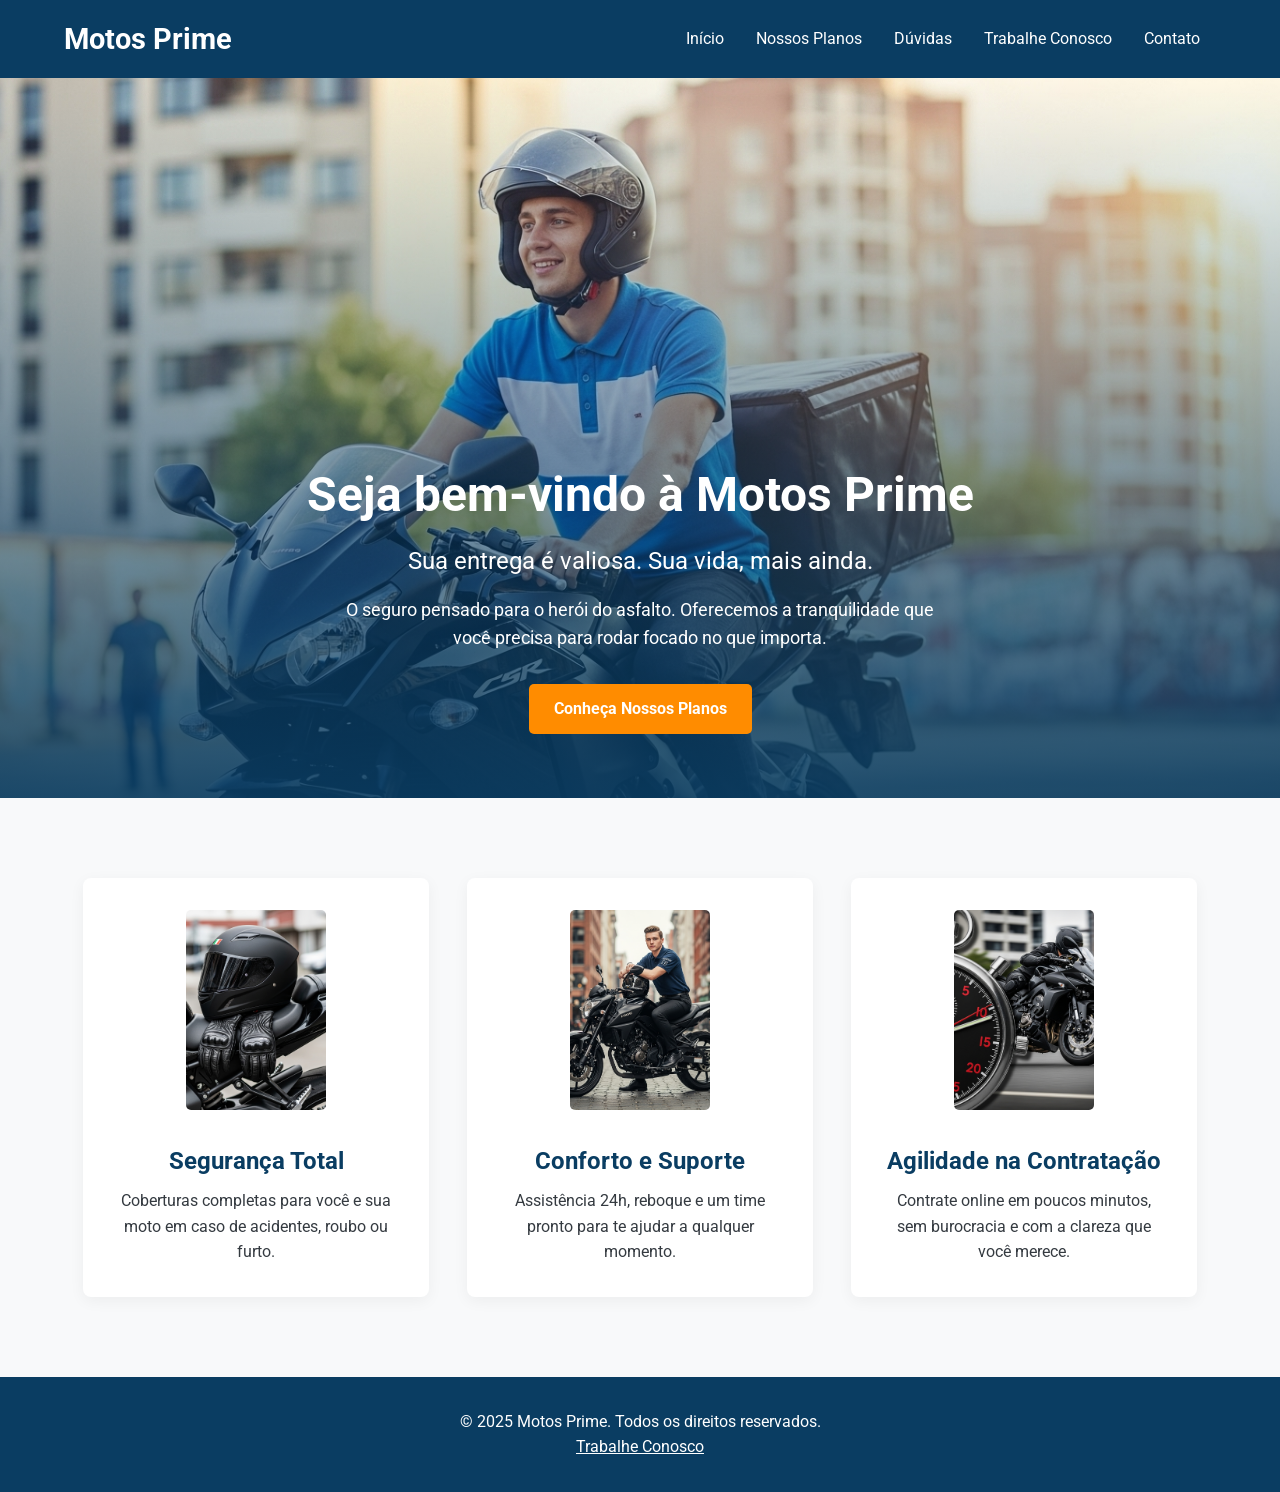
<file: index.html>
<!DOCTYPE html>
<html lang="pt-BR">
<head>
    <meta charset="UTF-8">
    <meta name="viewport" content="width=device-width, initial-scale=1.0">
    <title>Motos Prime - Seguro para Motoboys</title>
    <link rel="stylesheet" href="css/style.css">
</head>
<body>
    <header>
        <nav class="navbar">
            <a href="index.html" class="logo">Motos Prime</a>
            <ul class="nav-menu">
                <li class="nav-item"><a href="index.html">Início</a></li>
                <li class="nav-item"><a href="planos.html">Nossos Planos</a></li>
                <li class="nav-item"><a href="faq.html">Dúvidas</a></li>
                <li class="nav-item"><a href="trabalhe-conosco.html">Trabalhe Conosco</a></li>
                <li class="nav-item"><a href="contato.html">Contato</a></li>
            </ul>
            <div class="hamburger">
                <span class="bar"></span>
                <span class="bar"></span>
                <span class="bar"></span>
            </div>
        </nav>
    </header>

    <main>
        <section class="hero">
            <div class="hero-text">
                <h1>Seja bem-vindo à Motos Prime</h1>
                <h2>Sua entrega é valiosa. Sua vida, mais ainda.</h2>
                <p>O seguro pensado para o herói do asfalto. Oferecemos a tranquilidade que você precisa para rodar focado no que importa.</p>
                <a href="planos.html" class="cta-button">Conheça Nossos Planos</a>
            </div>
        </section>

        <section class="features">
            <div class="feature-card">
                <img src="images/segurança.jpg" alt="Equipamentos de segurança de moto">
                <h3>Segurança Total</h3>
                <p>Coberturas completas para você e sua moto em caso de acidentes, roubo ou furto.</p>
            </div>
            <div class="feature-card">
                <img src="images/conforto.jpg" alt="Motoboy recebendo suporte">
                <h3>Conforto e Suporte</h3>
                <p>Assistência 24h, reboque e um time pronto para te ajudar a qualquer momento.</p>
            </div>
            <div class="feature-card">
                <img src="images/agilidade.jpg" alt="Contratação rápida de seguro online">
                <h3>Agilidade na Contratação</h3>
                <p>Contrate online em poucos minutos, sem burocracia e com a clareza que você merece.</p>
            </div>
        </section>
    </main>

    <footer>
        <p>&copy; 2025 Motos Prime. Todos os direitos reservados.</p>
        <a href="trabalhe-conosco.html">Trabalhe Conosco</a>
    </footer>

    <script src="js/script.js"></script>
</body>
</html>
</file>
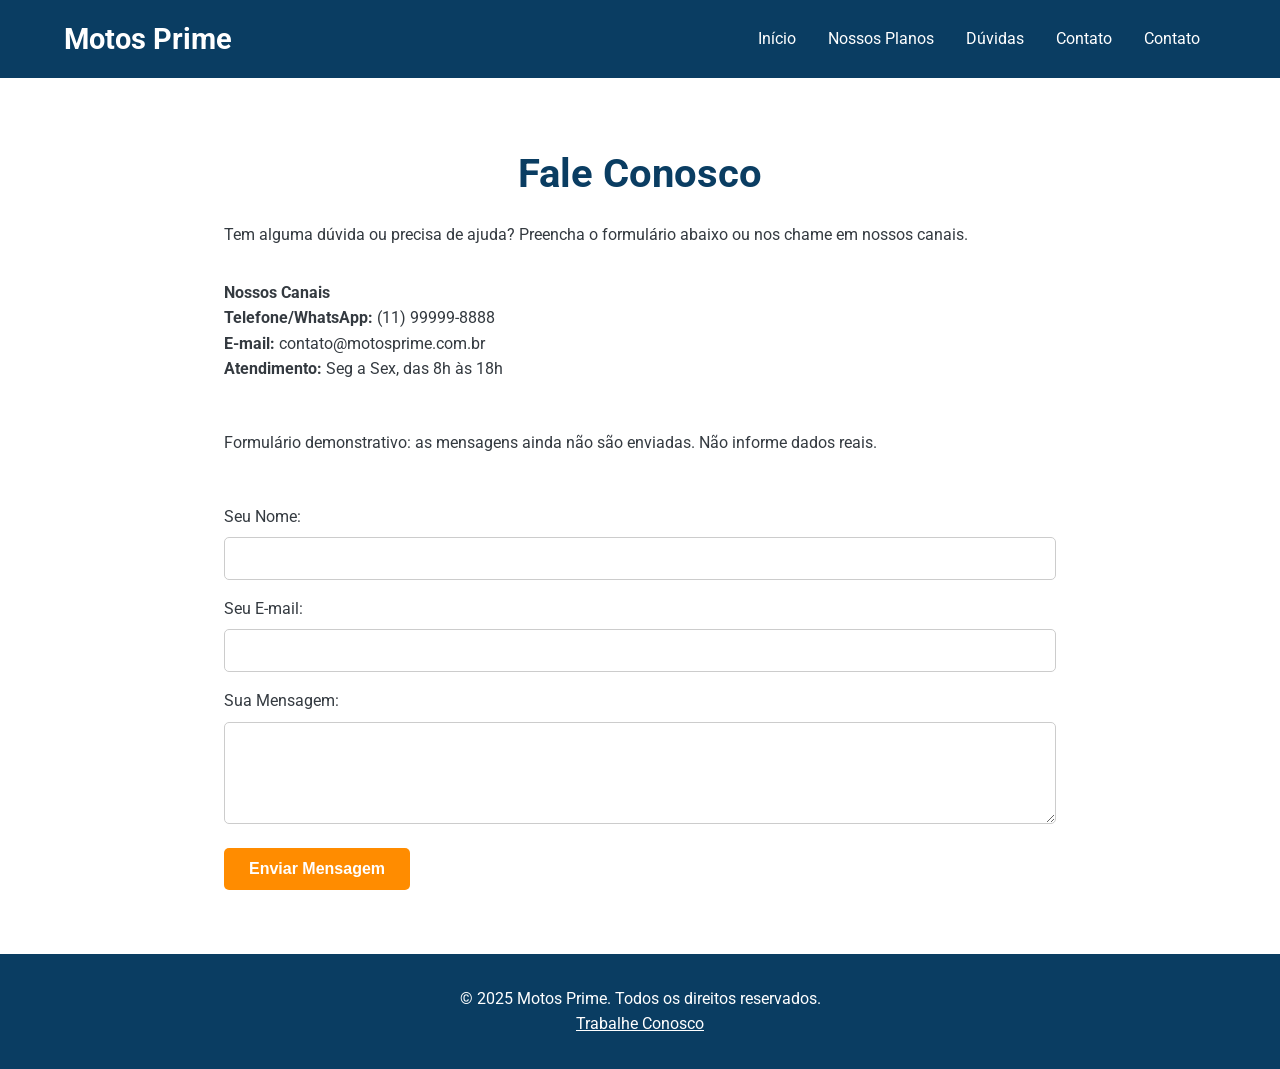
<file: contato.html>
<!DOCTYPE html>
<html lang="pt-BR">
<head>
    <meta charset="UTF-8">
    <meta name="viewport" content="width=device-width, initial-scale=1.0">
    <title>Contato - Motos Prime</title>
    <link rel="stylesheet" href="css/style.css">
</head>
<body>
    <header>
        <nav class="navbar">
            <a href="index.html" class="logo">Motos Prime</a>
            <ul class="nav-menu">
                <li class="nav-item"><a href="index.html">Início</a></li>
                <li class="nav-item"><a href="planos.html">Nossos Planos</a></li>
                <li class="nav-item"><a href="faq.html">Dúvidas</a></li>
                <li class="nav-item"><a href="trabalhe-conosco.html">Contato</a></li>
                <li class="nav-item"><a href="contato.html">Contato</a></li>
            </ul>
             <div class="hamburger">
                <span class="bar"></span>
                <span class="bar"></span>
                <span class="bar"></span>
            </div>
        </nav>
    </header>

    <main class="page-main">
        <section class="contact-section">
            <h2>Fale Conosco</h2>
            <p>Tem alguma dúvida ou precisa de ajuda? Preencha o formulário abaixo ou nos chame em nossos canais.</p>
            
            <div class="contact-container">
                <div class="contact-info">
                    <h4>Nossos Canais</h4>
                    <p><strong>Telefone/WhatsApp:</strong> (11) 99999-8888</p>
                    <p><strong>E-mail:</strong> contato@motosprime.com.br</p>
                    <p><strong>Atendimento:</strong> Seg a Sex, das 8h às 18h</p>
                </div>

                <p role="note">Formulário demonstrativo: as mensagens ainda não são enviadas. Não informe dados reais.</p>
                <form class="contact-form" action="#" method="POST">
                    <label for="name">Seu Nome:</label>
                    <input type="text" id="name" name="name" required>
                    
                    <label for="email">Seu E-mail:</label>
                    <input type="email" id="email" name="email" required>
                    
                    <label for="message">Sua Mensagem:</label>
                    <textarea id="message" name="message" rows="5" required></textarea>
                    
                    <button type="submit" class="cta-button">Enviar Mensagem</button>
                </form>
            </div>
        </section>
    </main>

    <footer>
        <p>&copy; 2025 Motos Prime. Todos os direitos reservados.</p>
        <a href="trabalhe-conosco.html">Trabalhe Conosco</a>
    </footer>
    <script src="js/script.js"></script>
</body>
</html>
</file>
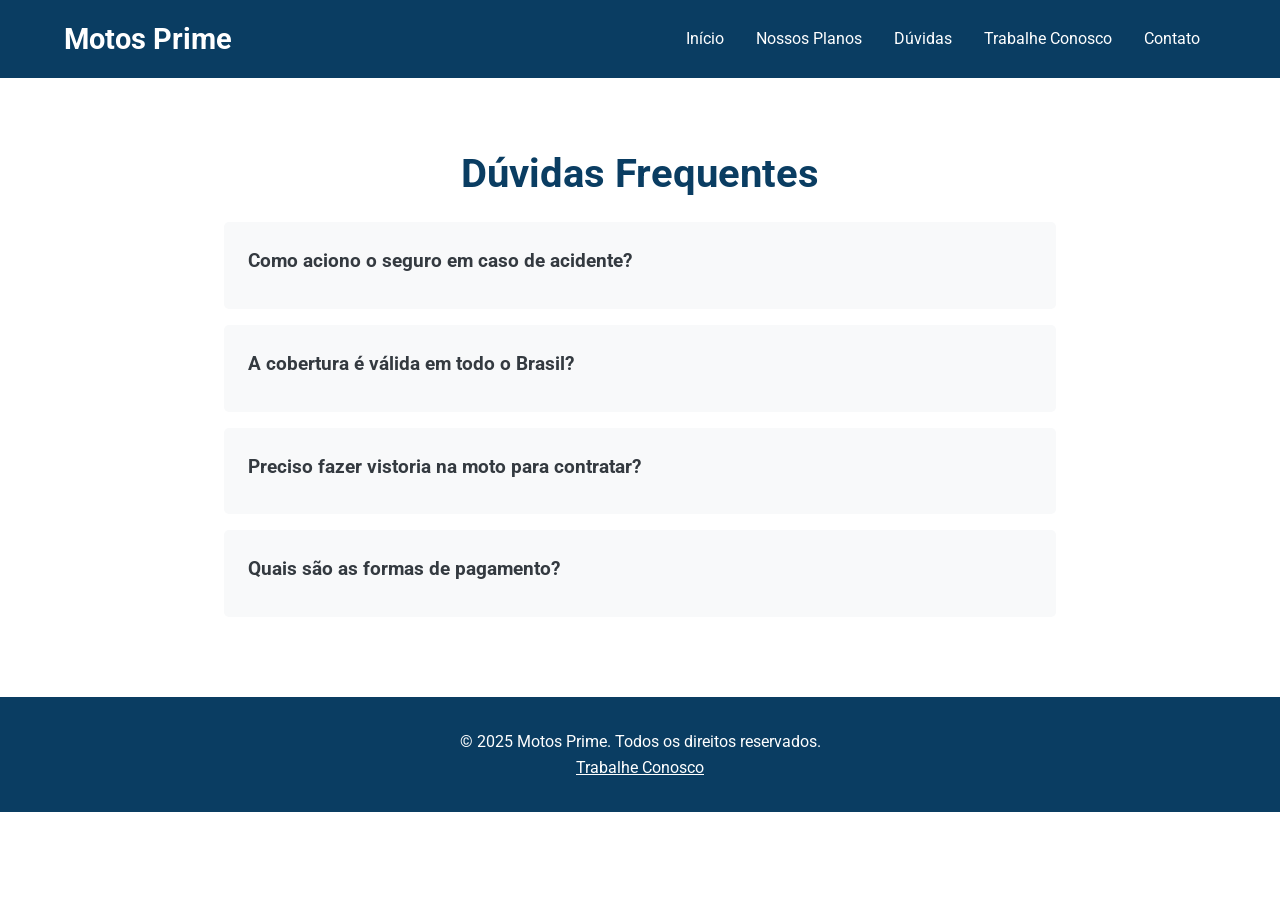
<file: faq.html>
<!DOCTYPE html>
<html lang="pt-BR">
<head>
    <meta charset="UTF-8">
    <meta name="viewport" content="width=device-width, initial-scale=1.0">
    <title>Dúvidas Frequentes - Motos Prime</title>
    <link rel="stylesheet" href="css/style.css">
</head>
<body>
    <header>
        <nav class="navbar">
            <a href="index.html" class="logo">Motos Prime</a>
            <ul class="nav-menu">
                <li class="nav-item"><a href="index.html">Início</a></li>
                <li class="nav-item"><a href="planos.html">Nossos Planos</a></li>
                <li class="nav-item"><a href="faq.html">Dúvidas</a></li>
                <li class="nav-item"><a href="trabalhe-conosco.html">Trabalhe Conosco</a></li>
                <li class="nav-item"><a href="contato.html">Contato</a></li>
            </ul>
             <div class="hamburger">
                <span class="bar"></span>
                <span class="bar"></span>
                <span class="bar"></span>
            </div>
        </nav>
    </header>

    <main class="page-main">
        <section class="faq-section">
            <h2>Dúvidas Frequentes</h2>
            <div class="faq-item">
                <h3 class="faq-question">Como aciono o seguro em caso de acidente?</h3>
                <p class="faq-answer">É simples e rápido. Você pode nos contatar 24h por dia pelo nosso WhatsApp ou pelo telefone 0800. Um de nossos especialistas irá te guiar em todo o processo, sem burocracia.</p>
            </div>
            <div class="faq-item">
                <h3 class="faq-question">A cobertura é válida em todo o Brasil?</h3>
                <p class="faq-answer">Sim! Todos os nossos planos têm cobertura nacional. Não importa onde você esteja rodando, a Motos Prime está com você para garantir sua segurança.</p>
            </div>
            <div class="faq-item">
                <h3 class="faq-question">Preciso fazer vistoria na moto para contratar?</h3>
                <p class="faq-answer">Para a maioria dos planos e modelos de moto, a contratação é simplificada e não exige vistoria prévia. A análise é feita de forma rápida e online.</p>
            </div>
             <div class="faq-item">
                <h3 class="faq-question">Quais são as formas de pagamento?</h3>
                <p class="faq-answer">Aceitamos pagamento mensal via cartão de crédito ou boleto bancário. A cobrança é recorrente para sua maior comodidade.</p>
            </div>
        </section>
    </main>

    <footer>
        <p>&copy; 2025 Motos Prime. Todos os direitos reservados.</p>
        <a href="trabalhe-conosco.html">Trabalhe Conosco</a>
    </footer>
    <script src="js/script.js"></script>
</body>
</html>
</file>
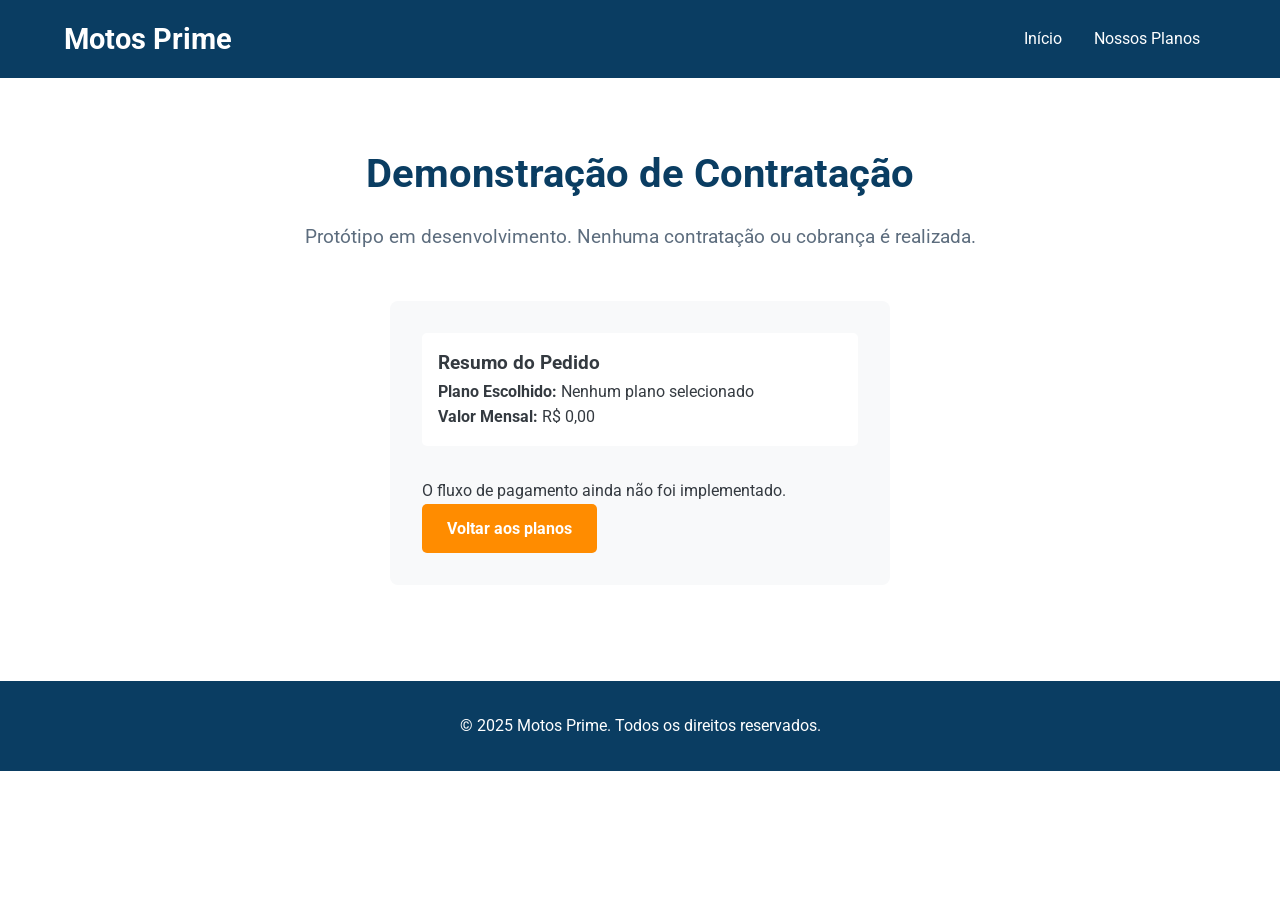
<file: pagamento.html>
<!DOCTYPE html>
<html lang="pt-BR">
<head>
    <meta charset="UTF-8">
    <meta name="viewport" content="width=device-width, initial-scale=1.0">
    <title>Pagamento - Motos Prime</title>
    <link rel="stylesheet" href="css/style.css">
</head>
<body>
    <header>
        <nav class="navbar">
            <a href="index.html" class="logo">Motos Prime</a>
            <ul class="nav-menu">
                <li class="nav-item"><a href="index.html">Início</a></li>
                <li class="nav-item"><a href="planos.html">Nossos Planos</a></li>
            </ul>
             <div class="hamburger">
                <span class="bar"></span>
                <span class="bar"></span>
                <span class="bar"></span>
            </div>
        </nav>
    </header>

    <main class="page-main">
        <section class="payment-section">
            <h2>Demonstração de Contratação</h2>
            <p class="slogan">Protótipo em desenvolvimento. Nenhuma contratação ou cobrança é realizada.</p>
            
            <form class="payment-form" action="#" method="POST">
                <div class="plan-summary">
                    <h3>Resumo do Pedido</h3>
                    <p><strong>Plano Escolhido:</strong> <span id="plano-nome">Carregando...</span></p>
                    <p><strong>Valor Mensal:</strong> <span id="plano-valor">R$ 0,00</span></p>
                </div>

                <p>O fluxo de pagamento ainda não foi implementado.</p>
                <a href="planos.html" class="cta-button">Voltar aos planos</a>
            </form>
        </section>
    </main>

    <footer>
        <p>&copy; 2025 Motos Prime. Todos os direitos reservados.</p>
    </footer>
    <script src="js/script.js"></script>
</body>
</html>
</file>
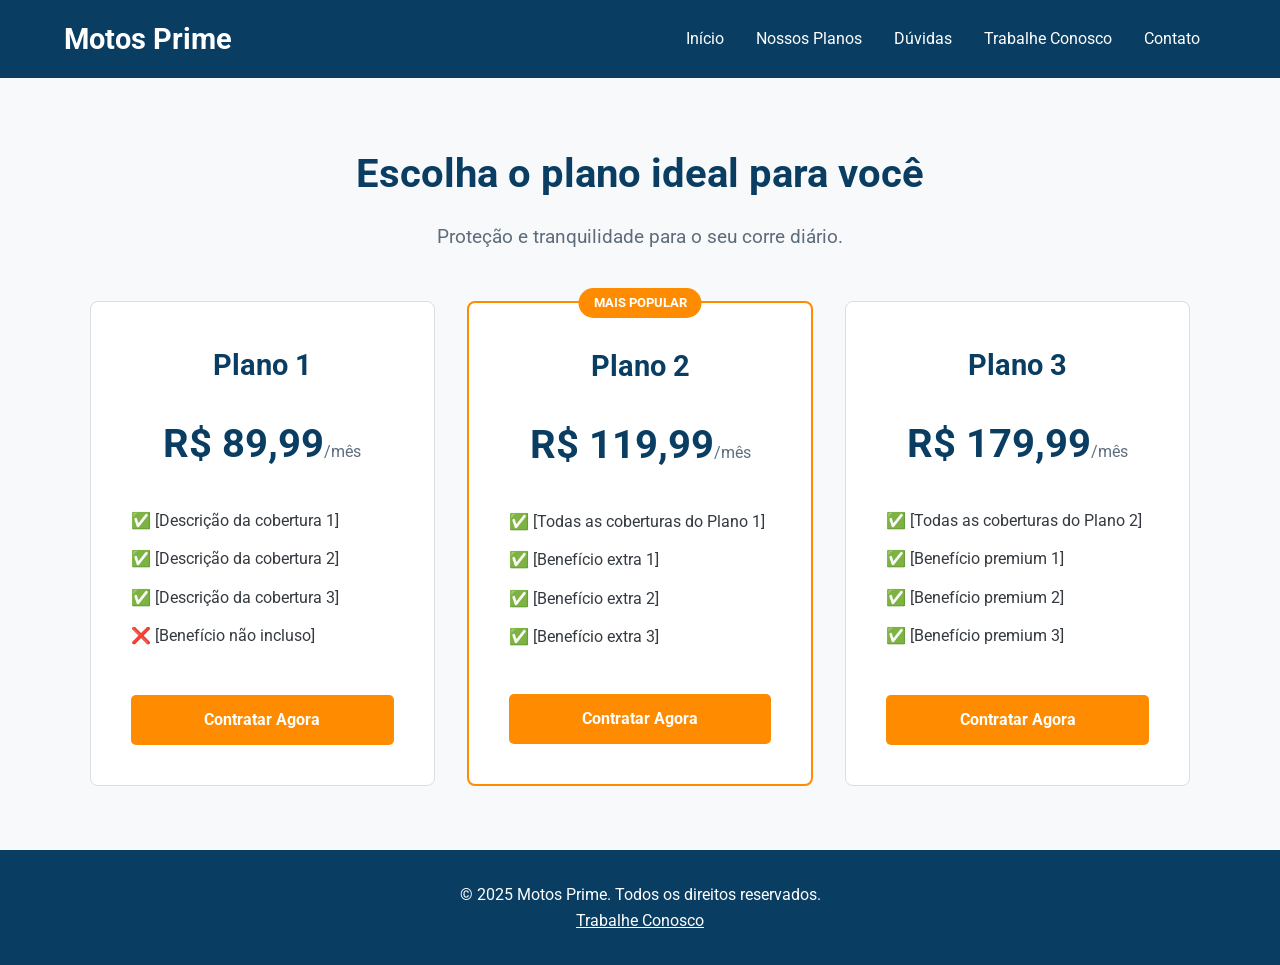
<file: planos.html>
<!DOCTYPE html>
<html lang="pt-BR">
<head>
    <meta charset="UTF-8">
    <meta name="viewport" content="width=device-width, initial-scale=1.0">
    <title>Planos - Motos Prime</title>
    <link rel="stylesheet" href="css/style.css">
</head>
<body>
    <header>
        <nav class="navbar">
            <a href="index.html" class="logo">Motos Prime</a>
            <ul class="nav-menu">
                <li class="nav-item"><a href="index.html">Início</a></li>
                <li class="nav-item"><a href="planos.html">Nossos Planos</a></li>
                <li class="nav-item"><a href="faq.html">Dúvidas</a></li>
                <li class="nav-item"><a href="trabalhe-conosco.html">Trabalhe Conosco</a></li>
                <li class="nav-item"><a href="contato.html">Contato</a></li>
            </ul>
            <div class="hamburger">
                <span class="bar"></span>
                <span class="bar"></span>
                <span class="bar"></span>
            </div>
        </nav>
    </header>

    <main>
        <section class="plans-section">
            <h2>Escolha o plano ideal para você</h2>
            <p class="slogan">Proteção e tranquilidade para o seu corre diário.</p>
            <div class="plans-container">
                <div class="plan-card">
                    <h3>Plano 1</h3>
                    <div class="price">R$ 89,99<span>/mês</span></div>
                    <ul>
                        <li>✅ [Descrição da cobertura 1]</li>
                        <li>✅ [Descrição da cobertura 2]</li>
                        <li>✅ [Descrição da cobertura 3]</li>
                        <li>❌ [Benefício não incluso]</li>
                    </ul>
                    <a href="pagamento.html?plano=1" class="cta-button">Contratar Agora</a>
                </div>

                <div class="plan-card recommended">
                    <h3>Plano 2</h3>
                    <div class="price">R$ 119,99<span>/mês</span></div>
                    <ul>
                        <li>✅ [Todas as coberturas do Plano 1]</li>
                        <li>✅ [Benefício extra 1]</li>
                        <li>✅ [Benefício extra 2]</li>
                        <li>✅ [Benefício extra 3]</li>
                    </ul>
                    <a href="pagamento.html?plano=2" class="cta-button">Contratar Agora</a>
                </div>

                <div class="plan-card">
                    <h3>Plano 3</h3>
                    <div class="price">R$ 179,99<span>/mês</span></div>
                    <ul>
                        <li>✅ [Todas as coberturas do Plano 2]</li>
                        <li>✅ [Benefício premium 1]</li>
                        <li>✅ [Benefício premium 2]</li>
                        <li>✅ [Benefício premium 3]</li>
                    </ul>
                    <a href="pagamento.html?plano=3" class="cta-button">Contratar Agora</a>
                </div>
            </div>
        </section>
    </main>

    <footer>
        <p>&copy; 2025 Motos Prime. Todos os direitos reservados.</p>
        <a href="trabalhe-conosco.html">Trabalhe Conosco</a>
    </footer>
    <script src="js/script.js"></script>
</body>
</html>
</file>
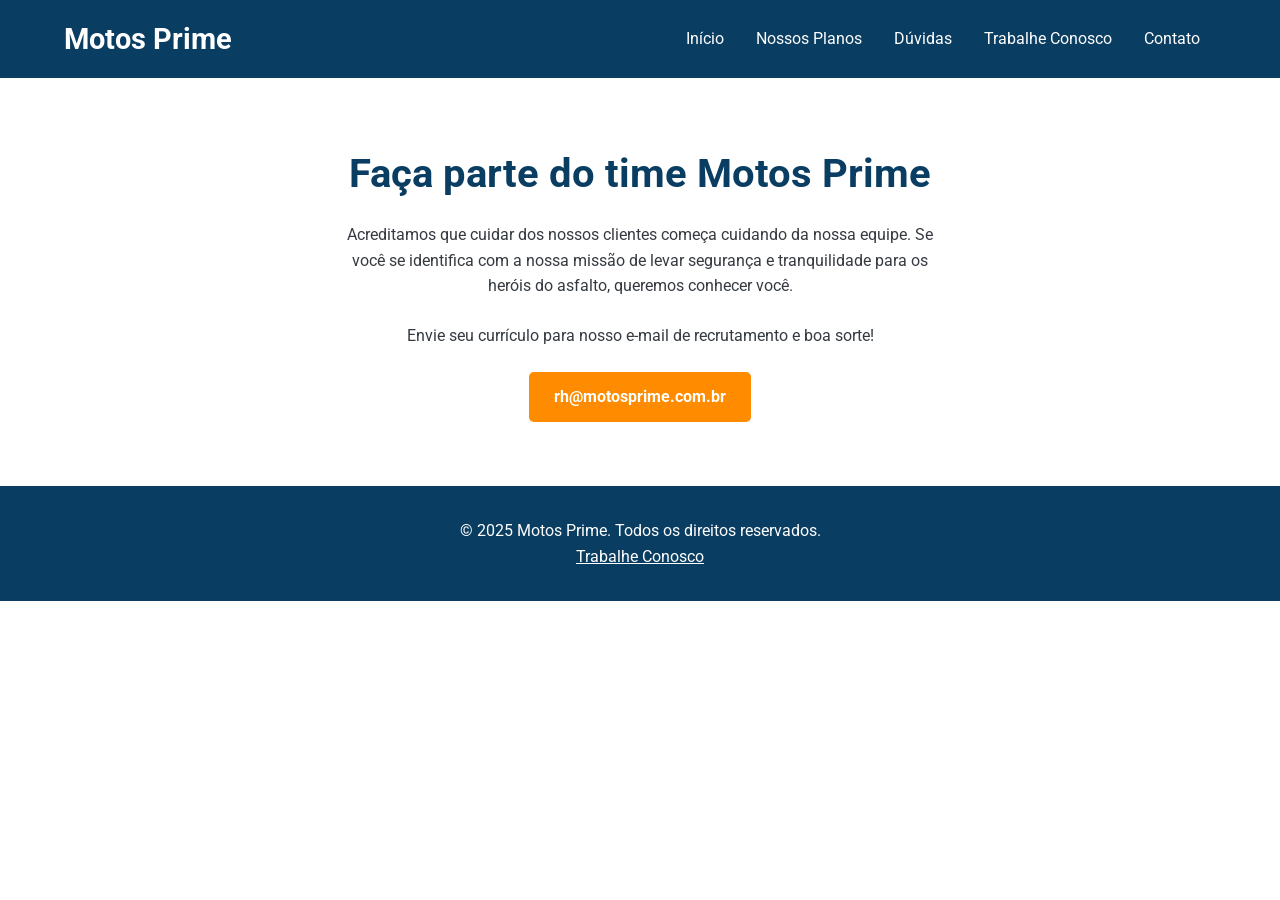
<file: trabalhe-conosco.html>
<!DOCTYPE html>
<html lang="pt-BR">
<head>
    <meta charset="UTF-8">
    <meta name="viewport" content="width=device-width, initial-scale=1.0">
    <title>Trabalhe Conosco - Motos Prime</title>
    <link rel="stylesheet" href="css/style.css">
</head>
<body>
    <header>
        <nav class="navbar">
            <a href="index.html" class="logo">Motos Prime</a>
            <ul class="nav-menu">
                <li class="nav-item"><a href="index.html">Início</a></li>
                <li class="nav-item"><a href="planos.html">Nossos Planos</a></li>
                <li class="nav-item"><a href="faq.html">Dúvidas</a></li>
                <li class="nav-item"><a href="trabalhe-conosco.html">Trabalhe Conosco</a></li>
                <li class="nav-item"><a href="contato.html">Contato</a></li>
            </ul>
             <div class="hamburger">
                <span class="bar"></span>
                <span class="bar"></span>
                <span class="bar"></span>
            </div>
        </nav>
    </header>

    <main class="page-main">
        <section class="work-with-us">
            <h2>Faça parte do time Motos Prime</h2>
            <p>Acreditamos que cuidar dos nossos clientes começa cuidando da nossa equipe. Se você se identifica com a nossa missão de levar segurança e tranquilidade para os heróis do asfalto, queremos conhecer você.</p>
            <p>Envie seu currículo para nosso e-mail de recrutamento e boa sorte!</p>
            <a href="mailto:rh@motosprime.com.br" class="cta-button">rh@motosprime.com.br</a>
        </section>
    </main>

    <footer>
        <p>&copy; 2025 Motos Prime. Todos os direitos reservados.</p>
        <a href="trabalhe-conosco.html">Trabalhe Conosco</a>
    </footer>
    <script src="js/script.js"></script>
</body>
</html>
</file>
<file: css/style.css>
/* RESET BÁSICO E FONTES */
@import url('https://fonts.googleapis.com/css2?family=Roboto:wght@400;700&display=swap');

* {
    margin: 0;
    padding: 0;
    box-sizing: border-box;
}

body {
    font-family: 'Roboto', sans-serif;
    background-color: #ffffff;
    color: #343A40; /* Grafite */
    line-height: 1.6;
}

/* HEADER E NAVEGAÇÃO */
.navbar {
    display: flex;
    justify-content: space-between;
    align-items: center;
    padding: 1rem 5%;
    background-color: #0A3D62; /* Azul Corporativo */
    color: white;
    position: sticky;
    top: 0;
    z-index: 100;
}

.logo {
    font-size: 1.8rem;
    font-weight: 700;
    color: white;
    text-decoration: none;
}

.nav-menu {
    display: flex;
    list-style: none;
}

.nav-item a {
    color: white;
    text-decoration: none;
    margin: 0 1rem;
    font-size: 1rem;
    transition: color 0.3s ease;
}

.nav-item a:hover {
    color: #FF8C00; /* Laranja Vibrante */
}

.hamburger {
    display: none;
    cursor: pointer;
}

.bar {
    display: block;
    width: 25px;
    height: 3px;
    margin: 5px auto;
    background-color: white;
    transition: all 0.3s ease-in-out;
}

/* BOTÃO DE AÇÃO PRINCIPAL */
.cta-button {
    background-color: #FF8C00; /* Laranja Vibrante */
    color: white;
    padding: 12px 25px;
    border-radius: 5px;
    text-decoration: none;
    font-weight: 700;
    transition: background-color 0.3s ease;
    display: inline-block;
    border: none;
    cursor: pointer;
    font-size: 1rem;
}

.cta-button:hover {
    background-color: #E67E22; /* Laranja mais escuro */
}

/* SEÇÃO HERO (PÁGINA INICIAL) */
.hero {
    /* AVISO: A linha abaixo usa o caminho para o SEU arquivo JPG local. */
    background: linear-gradient(rgba(255, 255, 255, 0), rgba(10, 61, 98, 0.9)), url('../images/motoboy-entrega-banner.jpg') no-repeat center center/cover;
    
    height: 80vh;
    display: flex;
    justify-content: center;
    align-items: end;
    color: white;
    text-align: center;
    padding: 0 5% 5%;
}

.hero-text h1 {
    font-size: 3rem;
    margin-bottom: 0.5rem;
}

.hero-text h2 {
    font-size: 1.5rem;
    margin-bottom: 1rem;
    font-weight: 400;
}

.hero-text p {
    font-size: 1.1rem;
    max-width: 600px;
    margin: 0 auto 2rem auto;
}

/* SEÇÃO FEATURES (PÁGINA INICIAL) */
.features {
    display: flex;
    justify-content: space-around;
    padding: 4rem 5%;
    background-color: #F8F9FA; /* Cinza Claro */
    flex-wrap: wrap;
}

.feature-card {
    background-color: white;
    padding: 2rem;
    text-align: center;
    border-radius: 8px;
    box-shadow: 0 4px 15px rgba(0,0,0,0.05);
    width: 30%;
    min-width: 280px;
    margin: 1rem;
}

.feature-card img {
width: 50%; 
height: 200px;
aspect-ratio: 1 / 1;
object-fit: cover;
border-radius: 5px;
margin-bottom: 1.5rem;
background-color: #EAECEE;
}
.feature-card h3 {
    font-size: 1.5rem;
    margin-bottom: 0.5rem;
    color: #0A3D62; /* Azul Corporativo */
}

/* PÁGINAS INTERNAS (MAIN CONTENT) */
.page-main {
    padding: 4rem 5%;
    max-width: 960px;
    margin: 0 auto;
}

.page-main h2, .plans-section h2 {
    text-align: center;
    font-size: 2.5rem;
    margin-bottom: 1rem;
    color: #0A3D62; /* Azul Corporativo */
}
.page-main .slogan, .plans-section .slogan {
    text-align: center;
    font-size: 1.2rem;
    margin-bottom: 3rem;
    color: #5D6D7E;
}


/* SEÇÃO PLANOS */
.plans-section {
    padding: 4rem 5%;
    background-color: #F8F9FA; /* Cinza Claro */
}
.plans-container {
    display: flex;
    justify-content: center;
    align-items: stretch;
    flex-wrap: wrap;
    gap: 2rem;
}
.plan-card {
    background: white;
    border: 1px solid #ddd;
    border-radius: 8px;
    padding: 2.5rem;
    width: 30%;
    min-width: 300px;
    display: flex;
    flex-direction: column;
    transition: transform 0.3s, box-shadow 0.3s;
}
.plan-card:hover {
    transform: translateY(-10px);
    box-shadow: 0 10px 20px rgba(0,0,0,0.1);
}
.plan-card.recommended {
    border: 2px solid #FF8C00; /* Laranja Vibrante */
    position: relative;
}
.plan-card.recommended::before {
    content: 'MAIS POPULAR';
    position: absolute;
    top: -15px;
    left: 50%;
    transform: translateX(-50%);
    background: #FF8C00; /* Laranja Vibrante */
    color: white;
    padding: 5px 15px;
    border-radius: 20px;
    font-size: 0.8rem;
    font-weight: 700;
}

.plan-card h3 {
    text-align: center;
    font-size: 1.8rem;
    color: #0A3D62; /* Azul Corporativo */
    margin-bottom: 1.5rem;
}
.plan-card .price {
    text-align: center;
    font-size: 2.5rem;
    font-weight: 700;
    color: #0A3D62; /* Azul Corporativo */
    margin-bottom: 2rem;
}
.plan-card .price span {
    font-size: 1rem;
    font-weight: 400;
    color: #5D6D7E;
}
.plan-card ul {
    list-style: none;
    margin-bottom: 2rem;
    flex-grow: 1;
}
.plan-card ul li {
    margin-bottom: 0.8rem;
}
.plan-card .cta-button {
    text-align: center;
    width: 100%;
}


/* SEÇÃO FAQ */
.faq-item {
    background-color: #F8F9FA; /* Cinza Claro */
    margin-bottom: 1rem;
    border-radius: 5px;
    padding: 1.5rem;
}
.faq-question {
    font-size: 1.2rem;
    margin-bottom: 0.5rem;
    cursor: pointer;
}
.faq-answer {
    max-height: 0;
    overflow: hidden;
    transition: max-height 0.3s ease-out;
}
.faq-item.active .faq-answer {
    max-height: 200px; /* Adjust as needed */
}

/* SEÇÃO CONTATO */
.contact-container {
    display: flex;
    gap: 3rem;
    margin-top: 2rem;
    flex-wrap: wrap;
}
.contact-info, .contact-form {
    flex: 1;
    min-width: 300px;
}
.contact-form label {
    display: block;
    margin-bottom: 0.5rem;
}
.contact-form input, .contact-form textarea {
    width: 100%;
    padding: 0.8rem;
    margin-bottom: 1rem;
    border: 1px solid #ccc;
    border-radius: 5px;
}
.contact-form textarea {
    resize: vertical;
}

/* TRABALHE CONOSCO */
.work-with-us {
    text-align: center;
}
.work-with-us p {
    margin-bottom: 1.5rem;
    max-width: 600px;
    margin-left: auto;
    margin-right: auto;
}

/* PÁGINA DE PAGAMENTO */
.payment-form {
    max-width: 500px;
    margin: 2rem auto;
    background: #F8F9FA; /* Cinza Claro */
    padding: 2rem;
    border-radius: 8px;
}
.payment-form h4 {
    margin-top: 1.5rem;
    margin-bottom: 1rem;
    border-bottom: 1px solid #ddd;
    padding-bottom: 0.5rem;
}
.payment-form input {
    width: 100%;
    padding: 0.8rem;
    margin-bottom: 1rem;
    border: 1px solid #ccc;
    border-radius: 5px;
}
.payment-form small {
    display: block;
    text-align: center;
    margin-top: 1rem;
    color: #5D6D7E;
}
.plan-summary {
    background: white;
    padding: 1rem;
    border-radius: 5px;
    margin-bottom: 2rem;
}

/* FOOTER */
footer {
    background-color: #0A3D62; /* Azul Corporativo */
    color: white;
    text-align: center;
    padding: 2rem 5%;
}
footer a {
    color: white;
}


/* RESPONSIVIDADE */
@media (max-width: 768px) {
    .nav-menu {
        position: fixed;
        left: -100%;
        top: 70px; /* Altura do header */
        flex-direction: column;
        background-color: #0A3D62; /* Azul Corporativo */
        width: 100%;
        text-align: center;
        transition: 0.3s;
        box-shadow: 0 10px 20px rgba(0,0,0,0.1);
    }
    .nav-menu.active {
        left: 0;
    }
    .nav-item {
        margin: 1.5rem 0;
    }
    .hamburger {
        display: block;
    }
    .hamburger.active .bar:nth-child(2) {
        opacity: 0;
    }
    .hamburger.active .bar:nth-child(1) {
        transform: translateY(8px) rotate(45deg);
    }
    .hamburger.active .bar:nth-child(3) {
        transform: translateY(-8px) rotate(-45deg);
    }

    .hero-text h1 {
        font-size: 2.5rem;
    }
    .hero-text h2 {
        font-size: 1.2rem;
    }
    .features, .plans-container {
        flex-direction: column;
        align-items: center;
    }
    .feature-card, .plan-card {
        width: 90%;
        max-width: 400px;
    }
}
</file>
